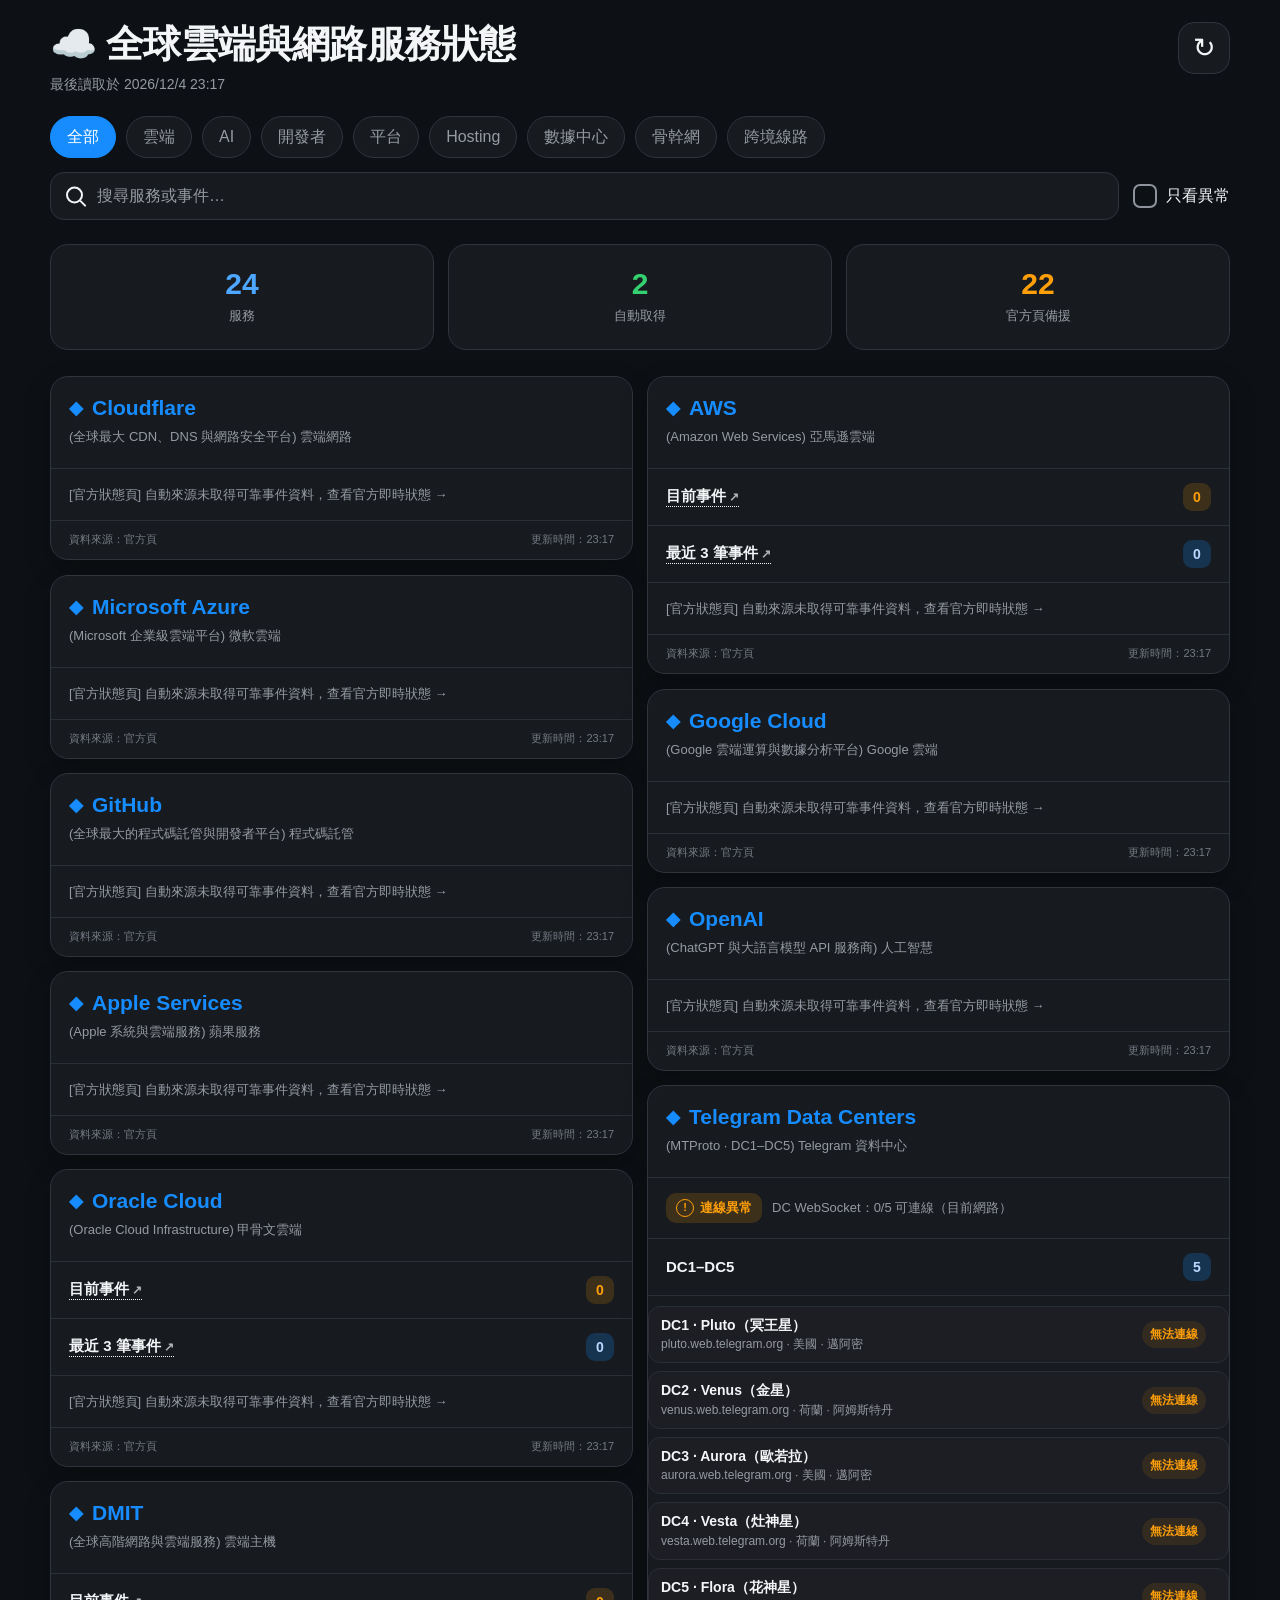
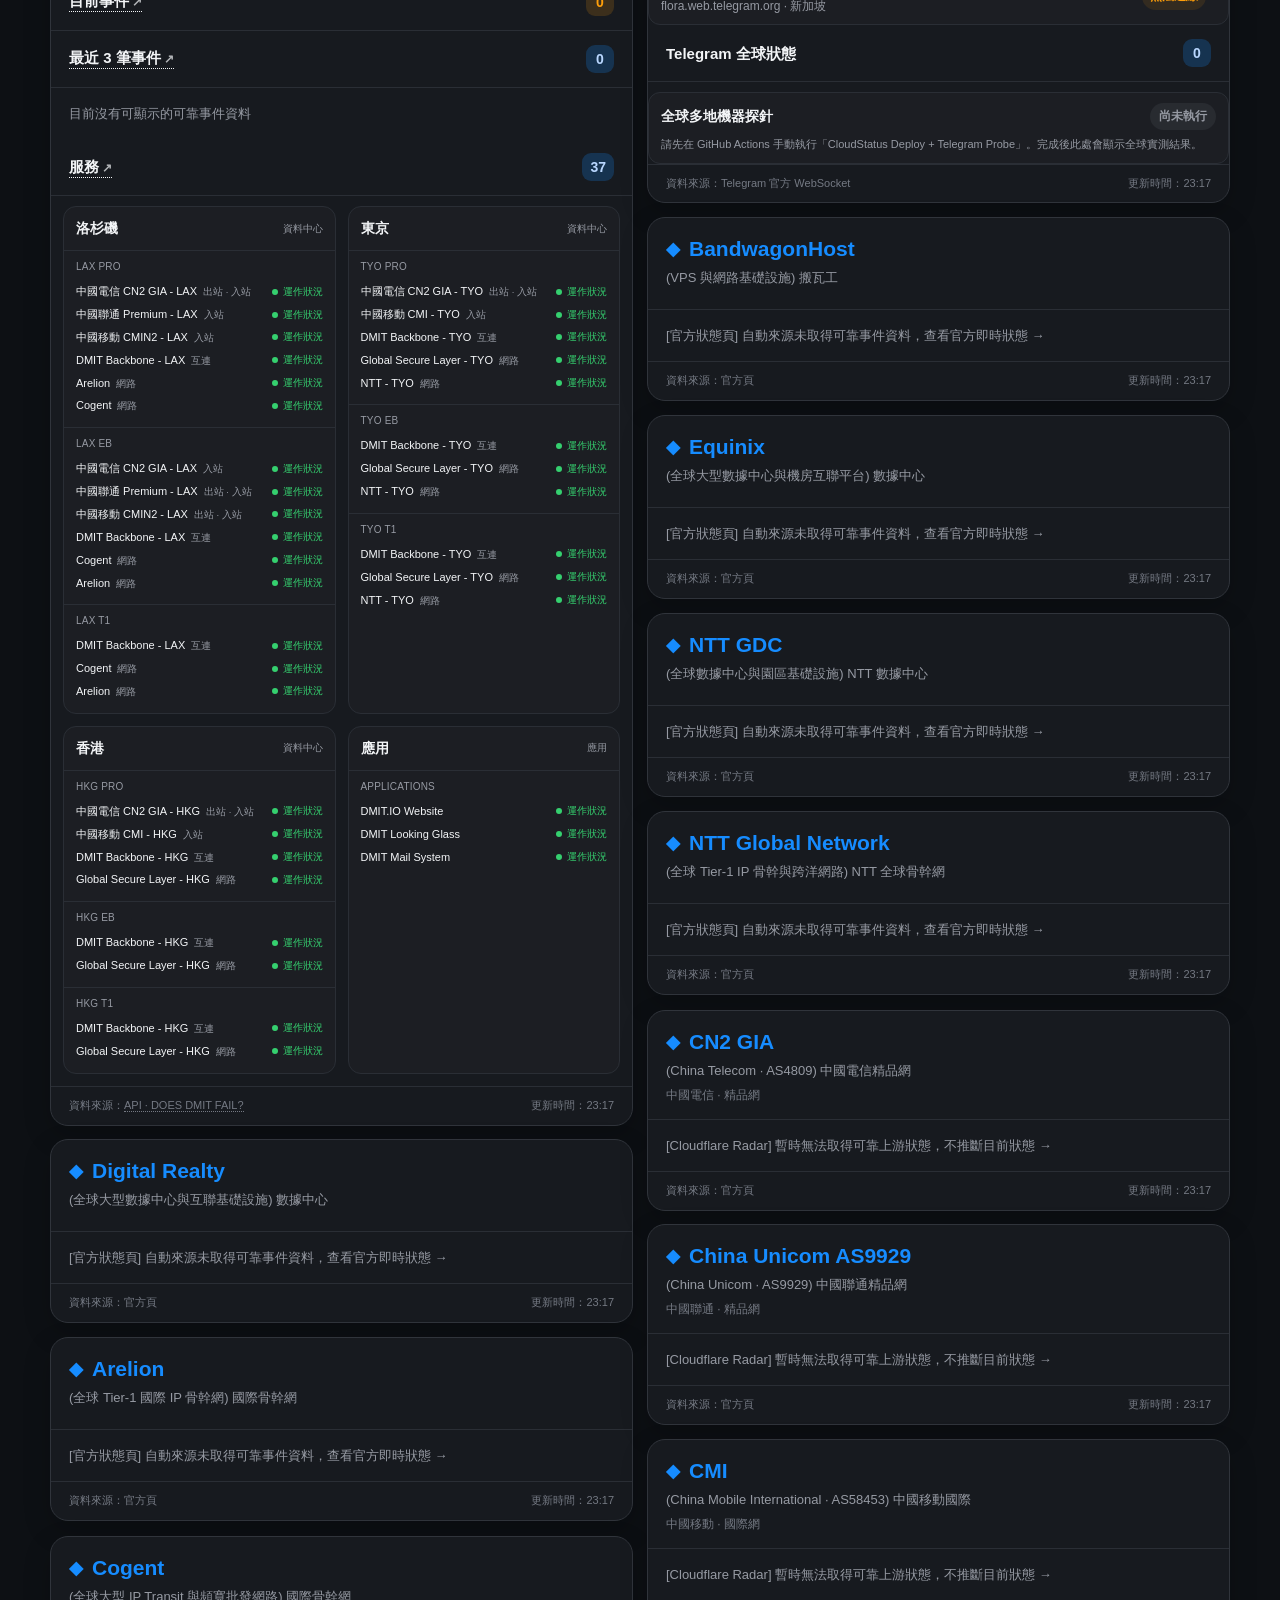
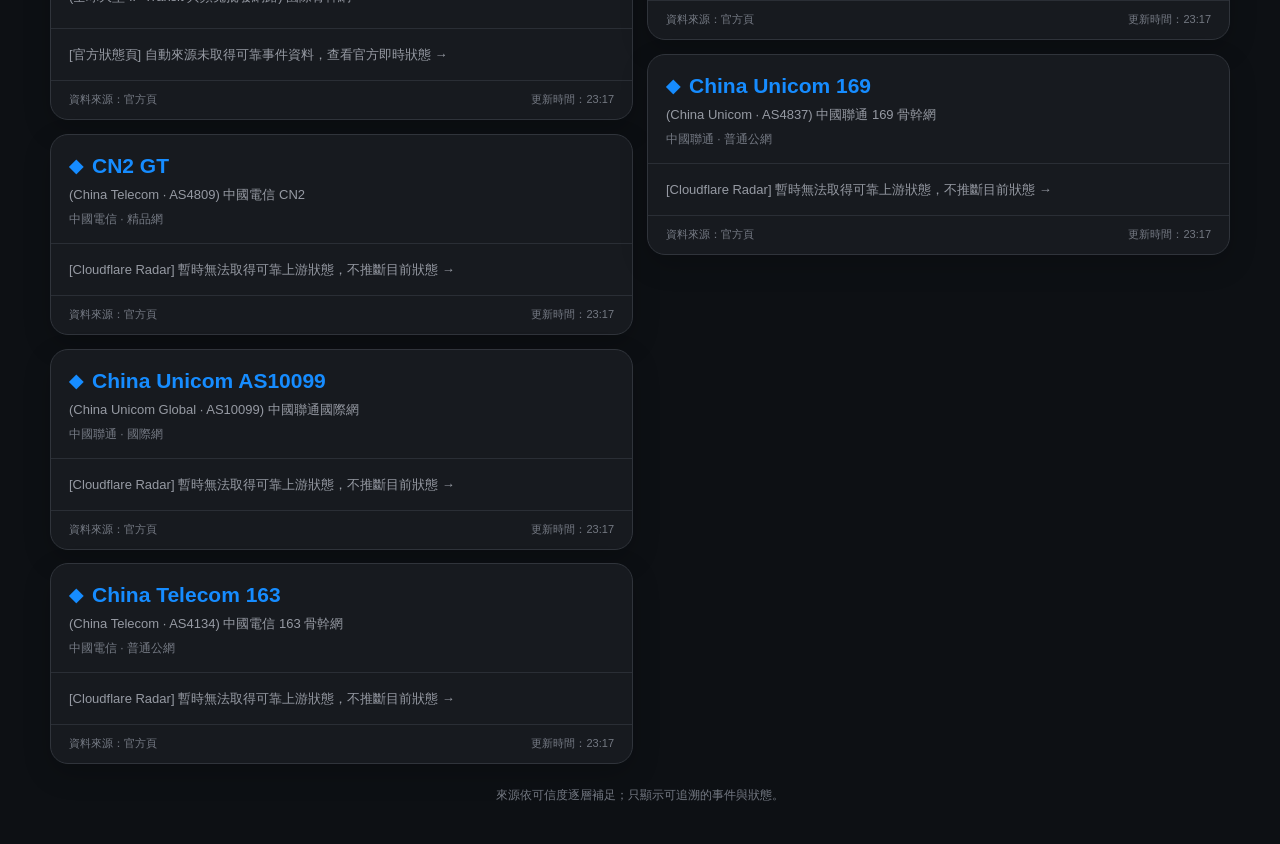
<file: index.html>
<!doctype html>
<html lang="zh-Hant">
<head>
  <meta http-equiv="Cache-Control" content="no-cache, no-store, must-revalidate">
  <meta http-equiv="Pragma" content="no-cache">
  <meta http-equiv="Expires" content="0">
  <meta charset="utf-8">
  <meta name="viewport" content="width=device-width,initial-scale=1,viewport-fit=cover">
  <meta name="theme-color" content="#121214">
  <meta name="color-scheme" content="dark">
  <title>CloudStatus</title>
  <link rel="stylesheet" href="./assets/style.css?v=105.0.0">
</head>
<body>
  <main class="shell">
    <header class="topbar">
      <div class="heading">
        <h1>☁️ 全球雲端與網路服務狀態</h1>
        <p id="updated">準備讀取官方來源…</p>
      </div>
      <button id="reload" class="icon-btn" type="button" aria-label="重新整理">↻</button>
    </header>

    <section class="toolbar">
      <div class="filter-shell">
        <div id="filters" class="filters" aria-label="服務分類">
          <button class="chip active" data-filter="all">全部</button>
          <button class="chip" data-filter="cloud">雲端</button>
          <button class="chip" data-filter="ai">AI</button>
          <button class="chip" data-filter="developer">開發者</button>
          <button class="chip" data-filter="platform">平台</button>
          <button class="chip" data-filter="hosting">Hosting</button>
          <button class="chip" data-filter="datacenter">數據中心</button>
          <button class="chip" data-filter="backbone">骨幹網</button>
          <button class="chip" data-filter="crossborder">跨境線路</button>
        </div>

        <div id="filterMoreWrap" class="filter-more-wrap" hidden>
          <button id="filterMore" class="chip more-chip" type="button" aria-haspopup="menu" aria-expanded="false">
            更多 <span class="more-arrow">⌄</span>
          </button>
          <div id="filterMoreMenu" class="filter-more-menu" role="menu" hidden></div>
        </div>
      </div>

      <div class="tools">
        <div class="search-box">
          <span class="search-icon" aria-hidden="true"></span>
          <input id="search" type="search" placeholder="搜尋服務或事件…" autocomplete="off">
        </div>

        <label class="toggle">
          <input id="activeOnly" type="checkbox">
          <span class="toggle-box" aria-hidden="true"></span>
          <span>只看異常</span>
        </label>
      </div>
    </section>

    <section class="summary" id="summary"></section>
    <section class="grid" id="services"></section>

    <footer>
      來源依可信度逐層補足；只顯示可追溯的事件與狀態。
    </footer>
  </main>
  <script src="./assets/services/registry.js?v=105.0.0"></script>
  <script type="module" src="./assets/app.js?v=105.0.0"></script>
</body>
</html>
</file>
<file: assets/style.css>
/* CloudStatus CSS module manifest */
@import url("./styles/base.css?v=105.0.0");
@import url("./styles/toolbar.css?v=105.0.0");
@import url("./styles/cards.css?v=105.0.0");
@import url("./styles/responsive.css?v=105.0.0");
@import url("./styles/layout.css?v=105.0.0");
@import url("./styles/telegram.css?v=105.0.0");
@import url("./styles/dmit.css?v=105.0.0");
</file>
